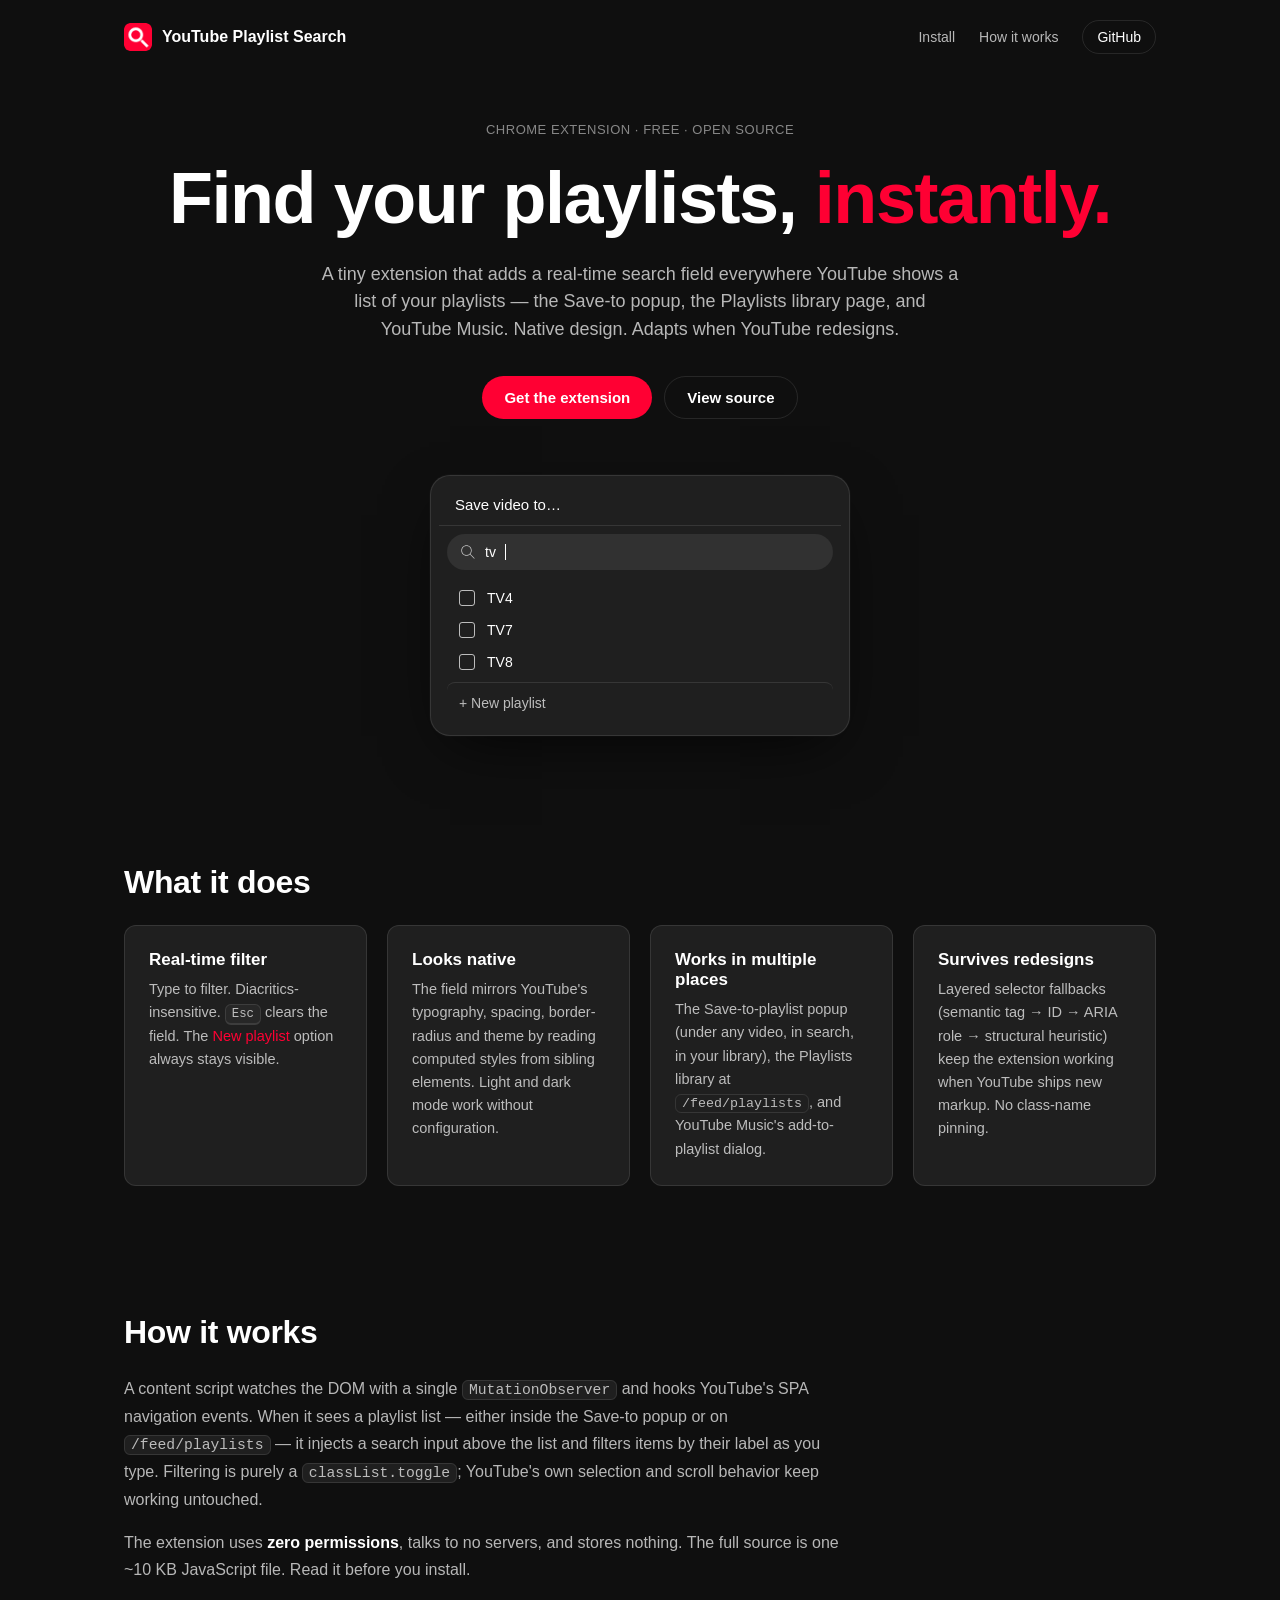
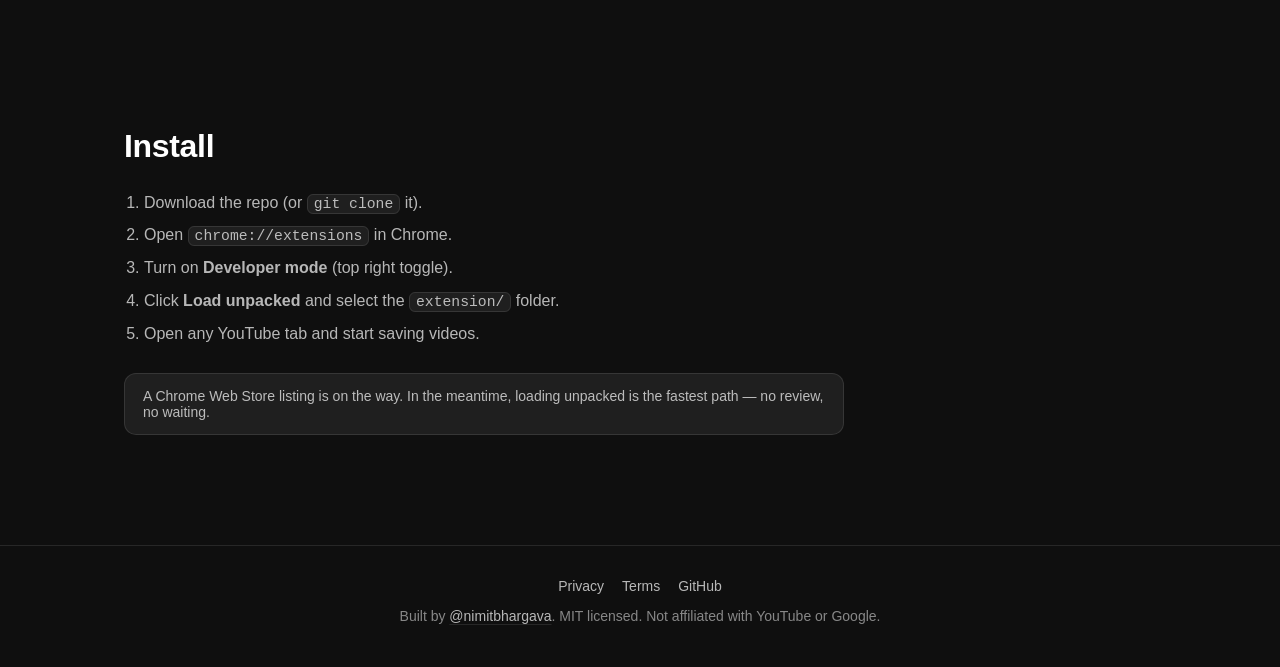
<file: web/index.html>
<!doctype html>
<html lang="en">
  <head>
    <meta charset="utf-8" />
    <meta name="viewport" content="width=device-width, initial-scale=1" />
    <title>YouTube Playlist Search · Native search for every place YouTube shows your playlists</title>
    <meta
      name="description"
      content="Chrome extension that adds a real-time search field to YouTube's Save-to-playlist popup and the Playlists library page. Native design. Adapts to UI changes."
    />
    <meta property="og:title" content="YouTube Playlist Search" />
    <meta
      property="og:description"
      content="Find your playlists, instantly. Real-time search in YouTube's Save-to-playlist popup and the Playlists library page."
    />
    <meta property="og:type" content="website" />
    <link rel="icon" href="favicon.svg" type="image/svg+xml" />
    <link rel="alternate icon" href="icon128.png" />
    <link rel="stylesheet" href="styles.css" />
  </head>
  <body>
    <header class="top">
      <a class="brand" href="/">
        <img src="icon128.png" alt="" width="28" height="28" />
        <span>YouTube Playlist Search</span>
      </a>
      <nav>
        <a href="#install">Install</a>
        <a href="#how">How it works</a>
        <a class="github" href="https://github.com/nimitbhargava/youtube-playlist-search" rel="noopener">
          GitHub
        </a>
      </nav>
    </header>

    <main>
      <section class="hero">
        <p class="eyebrow">Chrome extension · Free · Open source</p>
        <h1>Find your playlists, <em>instantly.</em></h1>
        <p class="lede">
          A tiny extension that adds a real-time search field everywhere YouTube
          shows a list of your playlists — the Save-to popup, the Playlists library
          page, and YouTube Music. Native design. Adapts when YouTube redesigns.
        </p>
        <div class="cta">
          <a class="btn primary" href="#install">Get the extension</a>
          <a
            class="btn ghost"
            href="https://github.com/nimitbhargava/youtube-playlist-search"
            rel="noopener"
          >
            View source
          </a>
        </div>

        <div class="demo" aria-label="Demo of the search field filtering a list of playlists">
          <div class="demo-window" role="img" aria-label="YouTube Save to playlist popup with a search field at the top">
            <div class="demo-header">Save video to…</div>
            <div class="demo-search">
              <svg viewBox="0 0 24 24" aria-hidden="true">
                <path d="M20.87 20.17l-5.59-5.59A6.97 6.97 0 0 0 17 10c0-3.87-3.13-7-7-7s-7 3.13-7 7 3.13 7 7 7c1.75 0 3.35-.65 4.58-1.71l5.59 5.59 1.7-1.71zM10 16c-3.31 0-6-2.69-6-6s2.69-6 6-6 6 2.69 6 6-2.69 6-6 6z"></path>
              </svg>
              <span class="demo-query" id="demoQuery"></span><span class="caret" aria-hidden="true"></span>
            </div>
            <ul class="demo-list" id="demoList">
              <li><span class="check"></span>Music I Love</li>
              <li><span class="check"></span>Liked videos</li>
              <li><span class="check checked"></span>Watch later</li>
              <li><span class="check"></span>Science w Nimit</li>
              <li><span class="check"></span>UFO</li>
              <li><span class="check"></span>TV4</li>
              <li><span class="check"></span>TV7</li>
              <li><span class="check"></span>TV8</li>
              <li class="new">+ New playlist</li>
            </ul>
          </div>
        </div>
      </section>

      <section class="features" aria-labelledby="features-title">
        <h2 id="features-title">What it does</h2>
        <div class="grid">
          <article>
            <h3>Real-time filter</h3>
            <p>
              Type to filter. Diacritics-insensitive. <kbd>Esc</kbd> clears the field.
              The <em>New playlist</em> option always stays visible.
            </p>
          </article>
          <article>
            <h3>Looks native</h3>
            <p>
              The field mirrors YouTube's typography, spacing, border-radius and
              theme by reading computed styles from sibling elements. Light and
              dark mode work without configuration.
            </p>
          </article>
          <article>
            <h3>Works in multiple places</h3>
            <p>
              The Save-to-playlist popup (under any video, in search, in your library),
              the Playlists library at <code>/feed/playlists</code>, and YouTube Music's
              add-to-playlist dialog.
            </p>
          </article>
          <article>
            <h3>Survives redesigns</h3>
            <p>
              Layered selector fallbacks (semantic tag → ID → ARIA role → structural
              heuristic) keep the extension working when YouTube ships new markup.
              No class-name pinning.
            </p>
          </article>
        </div>
      </section>

      <section class="how" id="how" aria-labelledby="how-title">
        <h2 id="how-title">How it works</h2>
        <p>
          A content script watches the DOM with a single
          <code>MutationObserver</code> and hooks YouTube's SPA navigation events.
          When it sees a playlist list — either inside the Save-to popup or on
          <code>/feed/playlists</code> — it injects a search input above the list
          and filters items by their label as you type. Filtering is purely a
          <code>classList.toggle</code>; YouTube's own selection and scroll
          behavior keep working untouched.
        </p>
        <p>
          The extension uses <strong>zero permissions</strong>, talks to no
          servers, and stores nothing. The full source is one ~10&nbsp;KB
          JavaScript file. Read it before you install.
        </p>
      </section>

      <section class="install" id="install" aria-labelledby="install-title">
        <h2 id="install-title">Install</h2>
        <ol>
          <li>
            <a href="https://github.com/nimitbhargava/youtube-playlist-search" rel="noopener">
              Download the repo
            </a>
            (or <code>git clone</code> it).
          </li>
          <li>Open <code>chrome://extensions</code> in Chrome.</li>
          <li>Turn on <strong>Developer mode</strong> (top right toggle).</li>
          <li>
            Click <strong>Load unpacked</strong> and select the
            <code>extension/</code> folder.
          </li>
          <li>Open any YouTube tab and start saving videos.</li>
        </ol>
        <p class="aside">
          A Chrome Web Store listing is on the way. In the meantime, loading
          unpacked is the fastest path — no review, no waiting.
        </p>
      </section>
    </main>

    <footer>
      <div class="links">
        <a href="/privacy.html">Privacy</a>
        <a href="/terms.html">Terms</a>
        <a href="https://github.com/nimitbhargava/youtube-playlist-search" rel="noopener">GitHub</a>
      </div>
      <p>
        Built by
        <a href="https://github.com/nimitbhargava" rel="noopener">@nimitbhargava</a>.
        MIT licensed. Not affiliated with YouTube or Google.
      </p>
    </footer>

    <script>
      // Tiny typing demo for the hero. No external deps.
      (() => {
        const queryEl = document.getElementById('demoQuery');
        const list = document.getElementById('demoList');
        const items = Array.from(list.querySelectorAll('li:not(.new)'));
        const labels = items.map((li) => li.textContent.toLowerCase());
        const phrases = ['tv', 'music', 'science', 'watch', ''];

        function apply(q) {
          queryEl.textContent = q;
          items.forEach((li, i) => {
            li.classList.toggle('hidden', q.length > 0 && !labels[i].includes(q));
          });
        }

        async function loop() {
          while (true) {
            for (const phrase of phrases) {
              for (let i = 0; i <= phrase.length; i++) {
                apply(phrase.slice(0, i));
                await sleep(110);
              }
              await sleep(1100);
              for (let i = phrase.length; i >= 0; i--) {
                apply(phrase.slice(0, i));
                await sleep(45);
              }
              await sleep(350);
            }
          }
        }

        function sleep(ms) {
          return new Promise((r) => setTimeout(r, ms));
        }

        if (!matchMedia('(prefers-reduced-motion: reduce)').matches) loop();
      })();
    </script>
  </body>
</html>
</file>
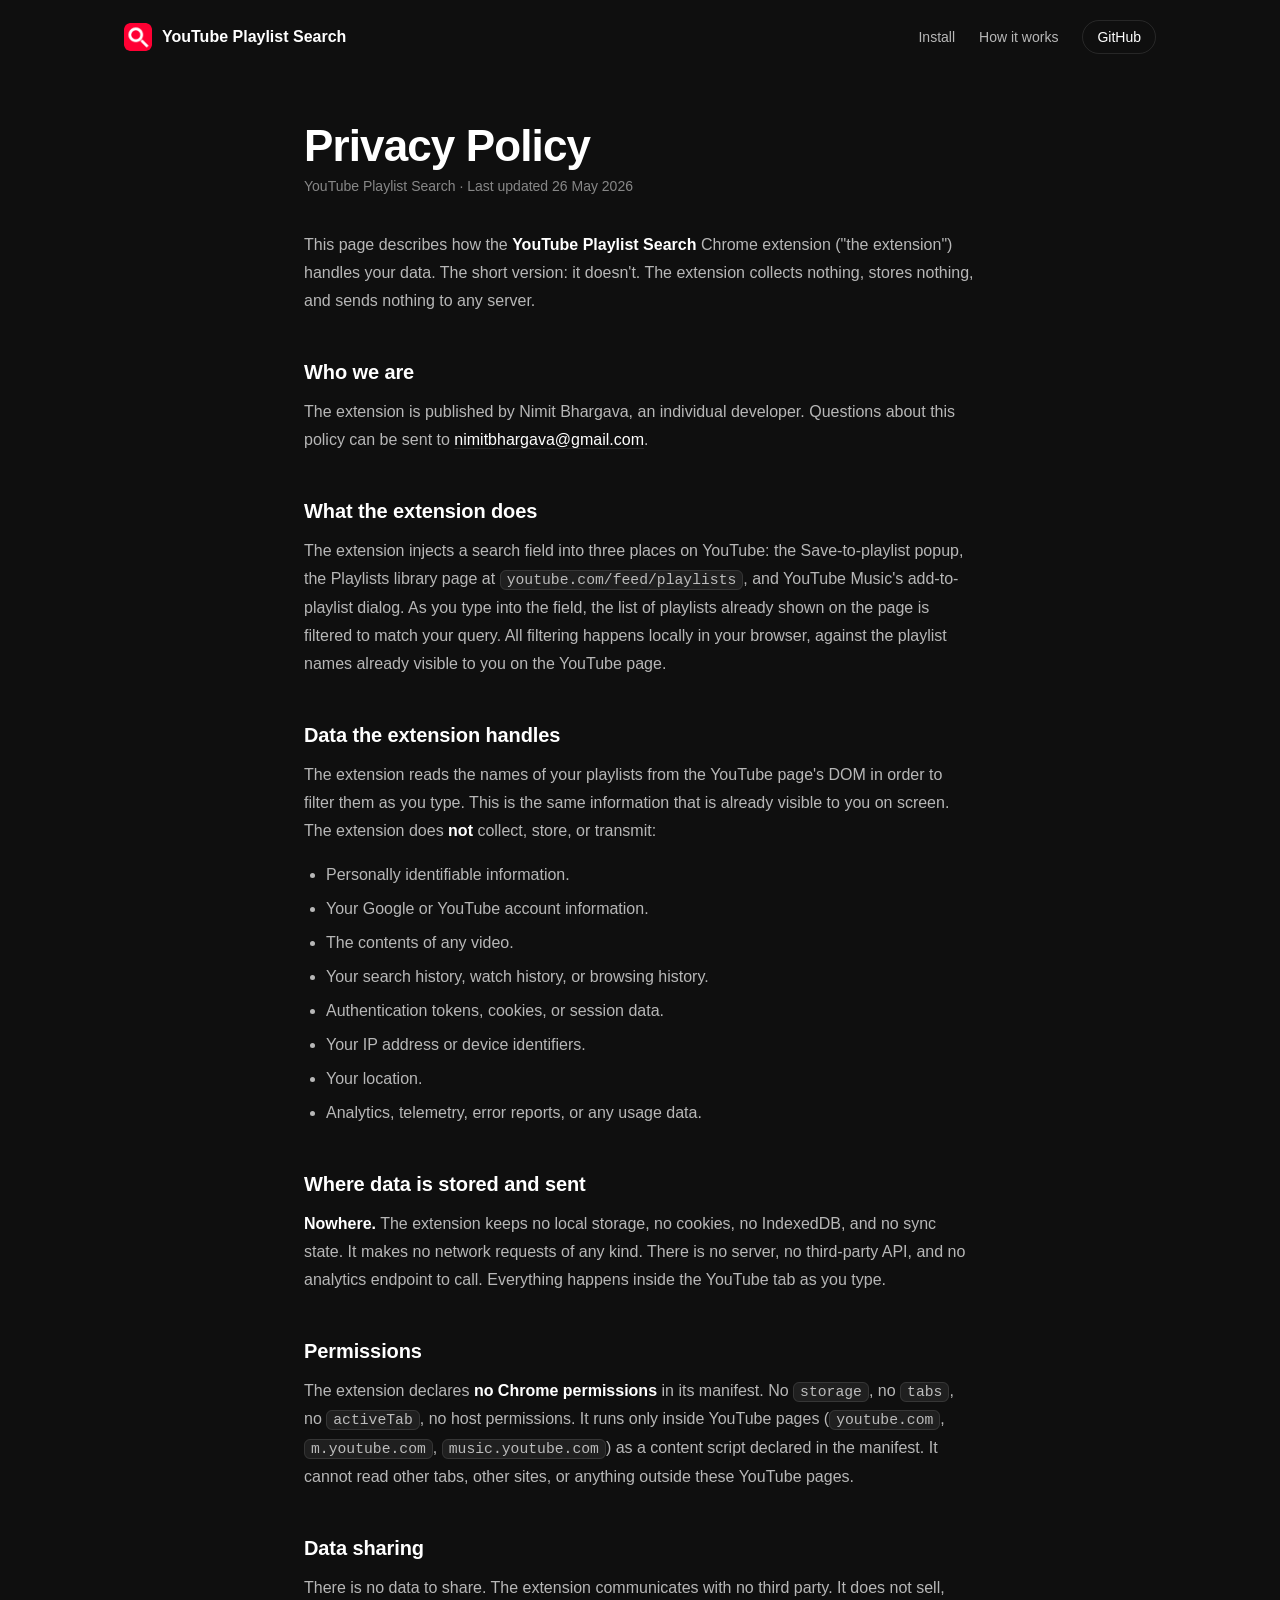
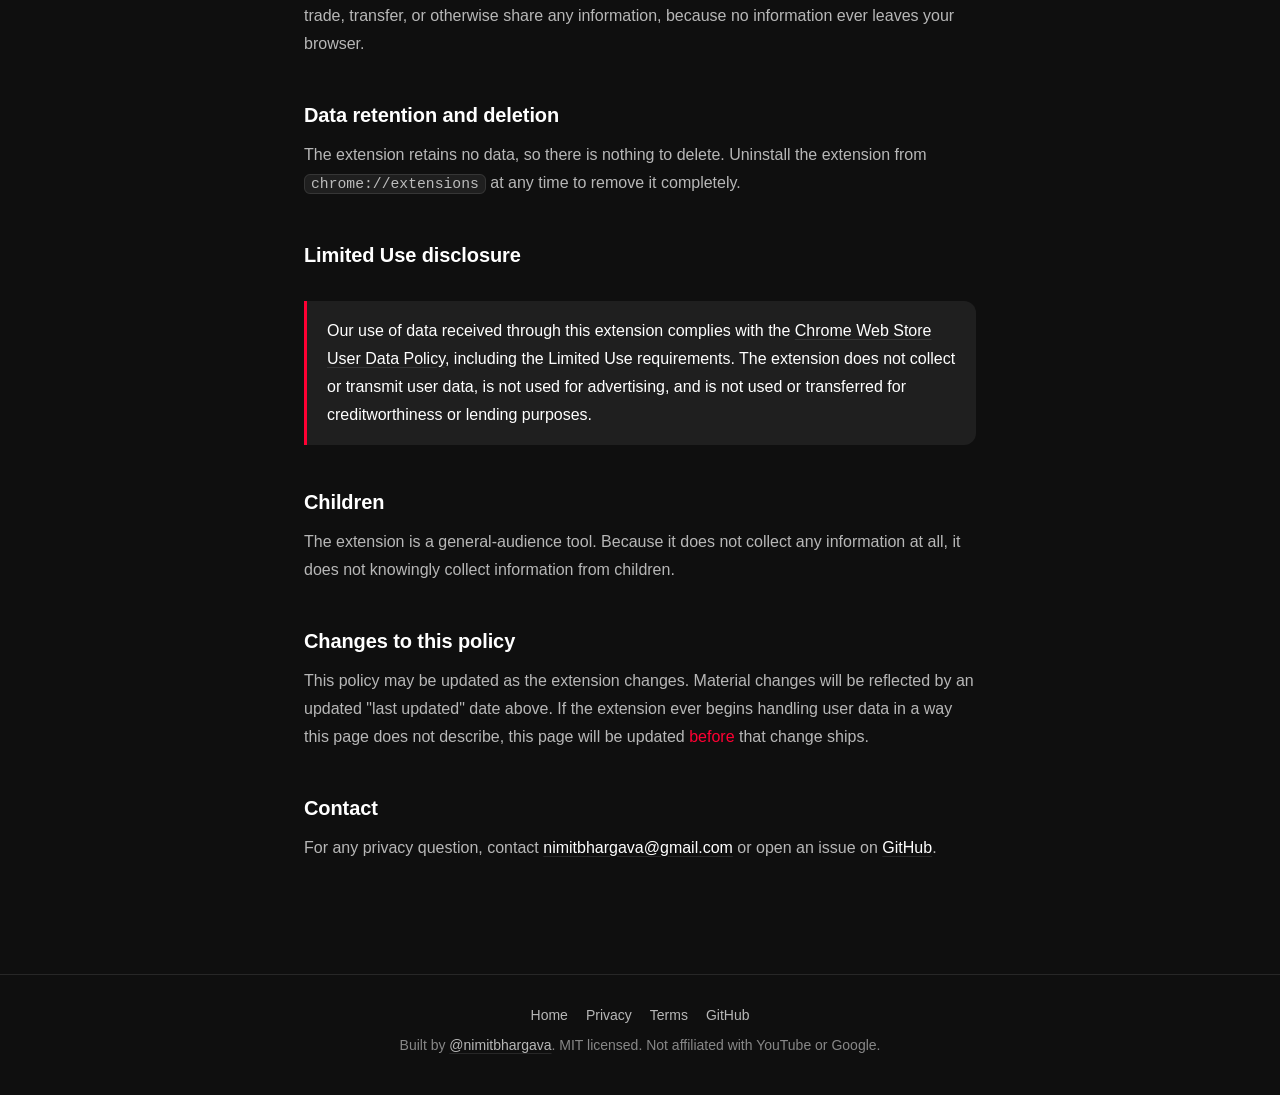
<file: web/privacy.html>
<!doctype html>
<html lang="en">
  <head>
    <meta charset="utf-8" />
    <meta name="viewport" content="width=device-width, initial-scale=1" />
    <title>Privacy Policy · YouTube Playlist Search</title>
    <meta
      name="description"
      content="Privacy policy for the YouTube Playlist Search Chrome extension. Zero data collection, zero network requests, zero storage."
    />
    <link rel="icon" href="favicon.svg" type="image/svg+xml" />
    <link rel="alternate icon" href="icon128.png" />
    <link rel="stylesheet" href="styles.css" />
  </head>
  <body>
    <header class="top">
      <a class="brand" href="/">
        <img src="icon128.png" alt="" width="28" height="28" />
        <span>YouTube Playlist Search</span>
      </a>
      <nav>
        <a href="/#install">Install</a>
        <a href="/#how">How it works</a>
        <a class="github" href="https://github.com/nimitbhargava/youtube-playlist-search" rel="noopener">
          GitHub
        </a>
      </nav>
    </header>

    <main class="legal">
      <h1>Privacy Policy</h1>
      <p class="meta">YouTube Playlist Search · Last updated 26 May 2026</p>

      <p>
        This page describes how the <strong>YouTube Playlist Search</strong>
        Chrome extension ("the extension") handles your data. The short version:
        it doesn't. The extension collects nothing, stores nothing, and sends
        nothing to any server.
      </p>

      <h2>Who we are</h2>
      <p>
        The extension is published by Nimit Bhargava, an individual developer.
        Questions about this policy can be sent to
        <a href="mailto:nimitbhargava@gmail.com">nimitbhargava@gmail.com</a>.
      </p>

      <h2>What the extension does</h2>
      <p>
        The extension injects a search field into three places on YouTube: the
        Save-to-playlist popup, the Playlists library page at
        <code>youtube.com/feed/playlists</code>, and YouTube Music's
        add-to-playlist dialog. As you type into the field, the list of
        playlists already shown on the page is filtered to match your query.
        All filtering happens locally in your browser, against the playlist
        names already visible to you on the YouTube page.
      </p>

      <h2>Data the extension handles</h2>
      <p>
        The extension reads the names of your playlists from the YouTube page's
        DOM in order to filter them as you type. This is the same information
        that is already visible to you on screen. The extension does
        <strong>not</strong> collect, store, or transmit:
      </p>
      <ul>
        <li>Personally identifiable information.</li>
        <li>Your Google or YouTube account information.</li>
        <li>The contents of any video.</li>
        <li>Your search history, watch history, or browsing history.</li>
        <li>Authentication tokens, cookies, or session data.</li>
        <li>Your IP address or device identifiers.</li>
        <li>Your location.</li>
        <li>Analytics, telemetry, error reports, or any usage data.</li>
      </ul>

      <h2>Where data is stored and sent</h2>
      <p>
        <strong>Nowhere.</strong> The extension keeps no local storage, no
        cookies, no IndexedDB, and no sync state. It makes no network requests
        of any kind. There is no server, no third-party API, and no analytics
        endpoint to call. Everything happens inside the YouTube tab as you type.
      </p>

      <h2>Permissions</h2>
      <p>
        The extension declares
        <strong>no Chrome permissions</strong> in its manifest. No
        <code>storage</code>, no <code>tabs</code>, no <code>activeTab</code>,
        no host permissions. It runs only inside YouTube pages
        (<code>youtube.com</code>, <code>m.youtube.com</code>,
        <code>music.youtube.com</code>) as a content script declared in the
        manifest. It cannot read other tabs, other sites, or anything outside
        these YouTube pages.
      </p>

      <h2>Data sharing</h2>
      <p>
        There is no data to share. The extension communicates with no third
        party. It does not sell, trade, transfer, or otherwise share any
        information, because no information ever leaves your browser.
      </p>

      <h2>Data retention and deletion</h2>
      <p>
        The extension retains no data, so there is nothing to delete. Uninstall
        the extension from <code>chrome://extensions</code> at any time to
        remove it completely.
      </p>

      <h2>Limited Use disclosure</h2>
      <div class="disclosure">
        <p>
          Our use of data received through this extension complies with the
          <a href="https://developer.chrome.com/docs/webstore/program-policies/limited-use" rel="noopener">Chrome Web Store User Data Policy</a>,
          including the Limited Use requirements. The extension does not
          collect or transmit user data, is not used for advertising, and is
          not used or transferred for creditworthiness or lending purposes.
        </p>
      </div>

      <h2>Children</h2>
      <p>
        The extension is a general-audience tool. Because it does not collect
        any information at all, it does not knowingly collect information from
        children.
      </p>

      <h2>Changes to this policy</h2>
      <p>
        This policy may be updated as the extension changes. Material changes
        will be reflected by an updated "last updated" date above. If the
        extension ever begins handling user data in a way this page does not
        describe, this page will be updated <em>before</em> that change ships.
      </p>

      <h2>Contact</h2>
      <p>
        For any privacy question, contact
        <a href="mailto:nimitbhargava@gmail.com">nimitbhargava@gmail.com</a>
        or open an issue on
        <a href="https://github.com/nimitbhargava/youtube-playlist-search" rel="noopener">GitHub</a>.
      </p>
    </main>

    <footer>
      <div class="links">
        <a href="/">Home</a>
        <a href="/privacy.html">Privacy</a>
        <a href="/terms.html">Terms</a>
        <a href="https://github.com/nimitbhargava/youtube-playlist-search" rel="noopener">GitHub</a>
      </div>
      <p>
        Built by
        <a href="https://github.com/nimitbhargava" rel="noopener">@nimitbhargava</a>.
        MIT licensed. Not affiliated with YouTube or Google.
      </p>
    </footer>
  </body>
</html>
</file>
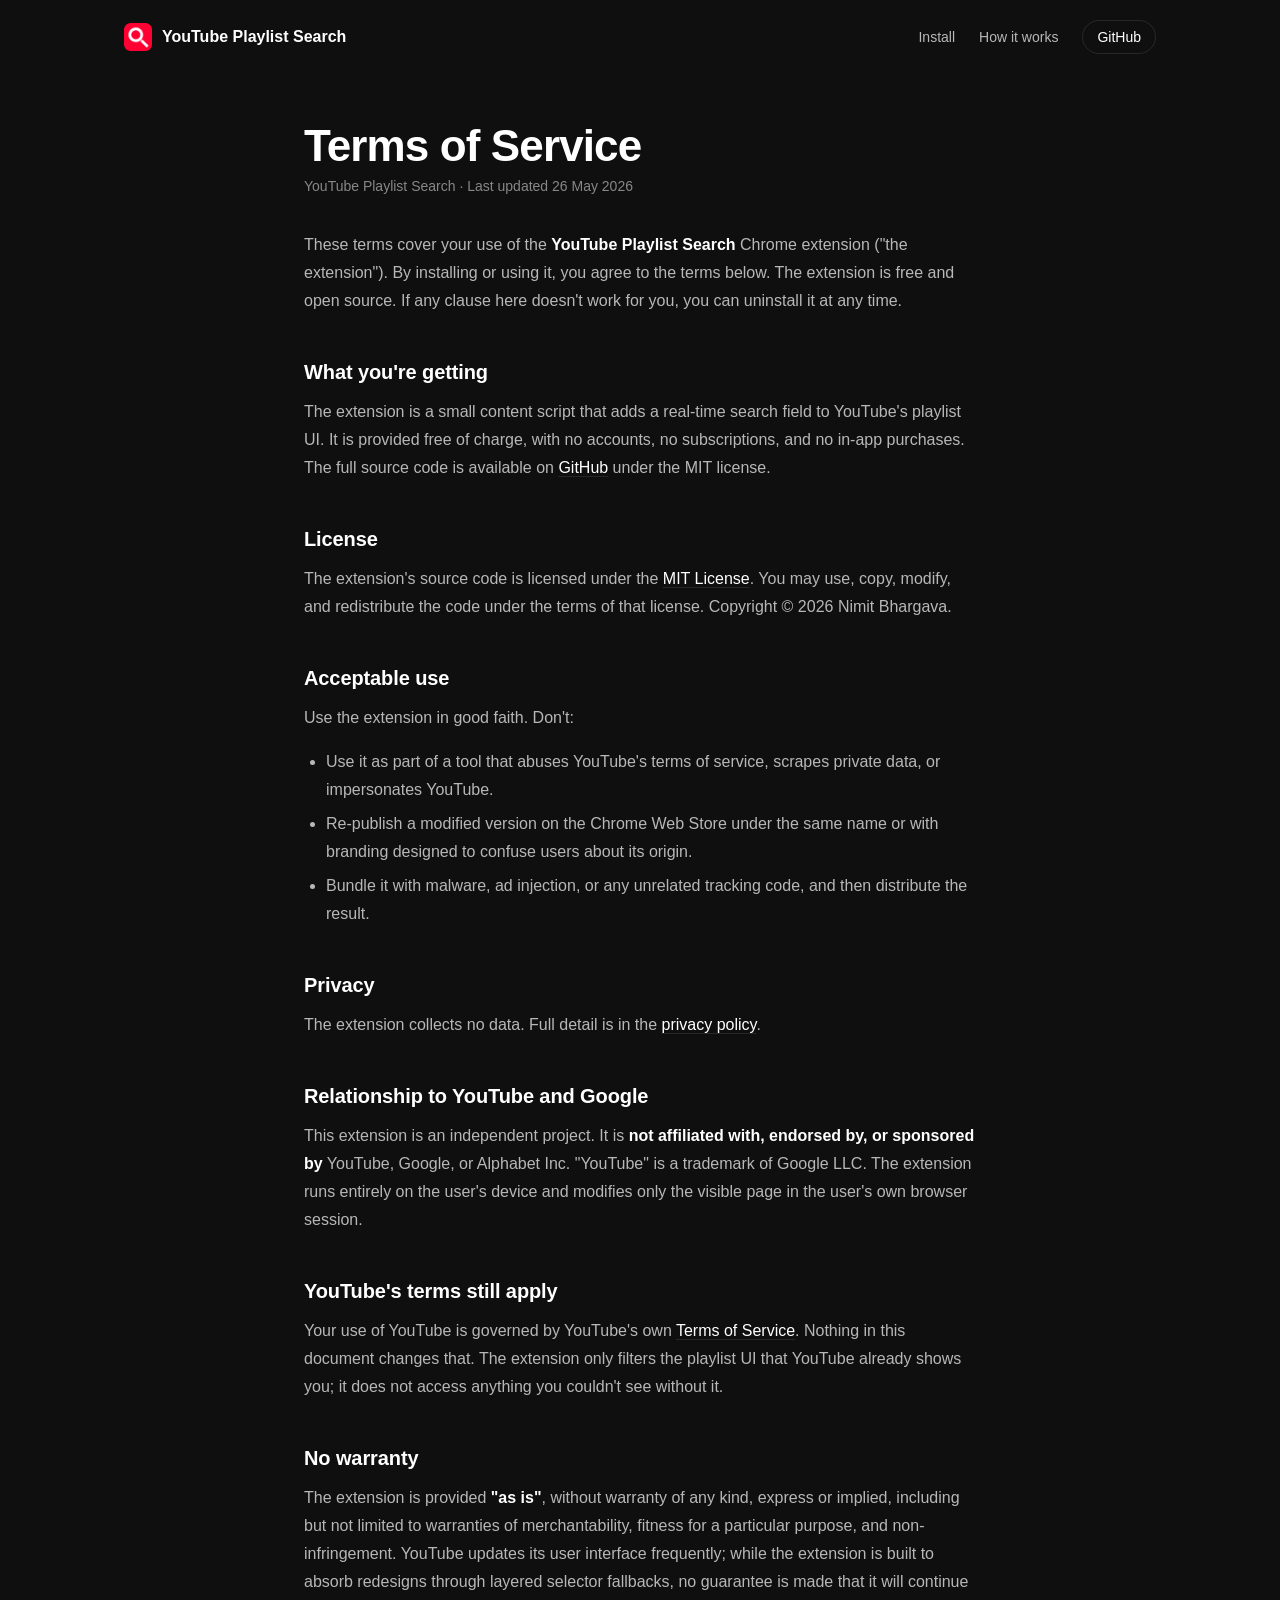
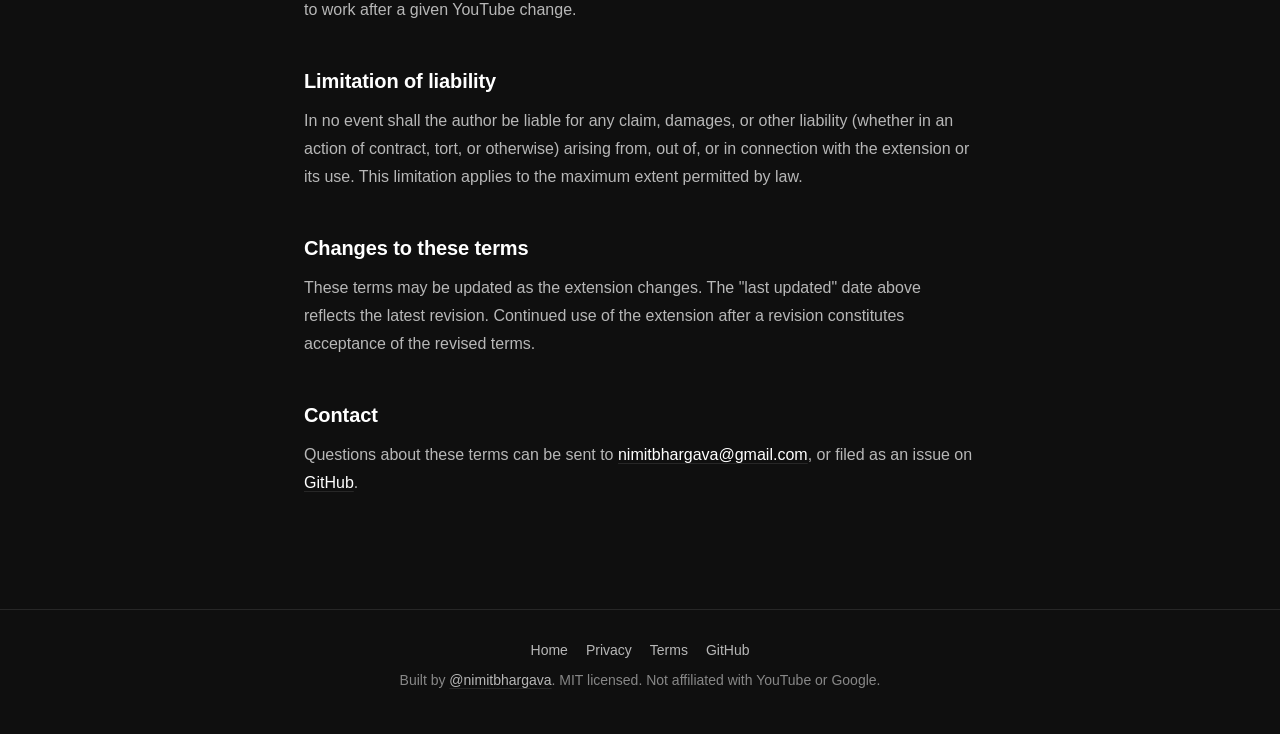
<file: web/terms.html>
<!doctype html>
<html lang="en">
  <head>
    <meta charset="utf-8" />
    <meta name="viewport" content="width=device-width, initial-scale=1" />
    <title>Terms of Service · YouTube Playlist Search</title>
    <meta
      name="description"
      content="Terms of service for the YouTube Playlist Search Chrome extension. Free, open source, MIT licensed, provided as-is."
    />
    <link rel="icon" href="favicon.svg" type="image/svg+xml" />
    <link rel="alternate icon" href="icon128.png" />
    <link rel="stylesheet" href="styles.css" />
  </head>
  <body>
    <header class="top">
      <a class="brand" href="/">
        <img src="icon128.png" alt="" width="28" height="28" />
        <span>YouTube Playlist Search</span>
      </a>
      <nav>
        <a href="/#install">Install</a>
        <a href="/#how">How it works</a>
        <a class="github" href="https://github.com/nimitbhargava/youtube-playlist-search" rel="noopener">
          GitHub
        </a>
      </nav>
    </header>

    <main class="legal">
      <h1>Terms of Service</h1>
      <p class="meta">YouTube Playlist Search · Last updated 26 May 2026</p>

      <p>
        These terms cover your use of the <strong>YouTube Playlist Search</strong>
        Chrome extension ("the extension"). By installing or using it, you agree
        to the terms below. The extension is free and open source. If any
        clause here doesn't work for you, you can uninstall it at any time.
      </p>

      <h2>What you're getting</h2>
      <p>
        The extension is a small content script that adds a real-time search
        field to YouTube's playlist UI. It is provided free of charge, with no
        accounts, no subscriptions, and no in-app purchases. The full source
        code is available on
        <a href="https://github.com/nimitbhargava/youtube-playlist-search" rel="noopener">GitHub</a>
        under the MIT license.
      </p>

      <h2>License</h2>
      <p>
        The extension's source code is licensed under the
        <a href="https://github.com/nimitbhargava/youtube-playlist-search/blob/main/LICENSE" rel="noopener">MIT License</a>.
        You may use, copy, modify, and redistribute the code under the terms of
        that license. Copyright &copy; 2026 Nimit Bhargava.
      </p>

      <h2>Acceptable use</h2>
      <p>
        Use the extension in good faith. Don't:
      </p>
      <ul>
        <li>
          Use it as part of a tool that abuses YouTube's terms of service,
          scrapes private data, or impersonates YouTube.
        </li>
        <li>
          Re-publish a modified version on the Chrome Web Store under the same
          name or with branding designed to confuse users about its origin.
        </li>
        <li>
          Bundle it with malware, ad injection, or any unrelated tracking code,
          and then distribute the result.
        </li>
      </ul>

      <h2>Privacy</h2>
      <p>
        The extension collects no data. Full detail is in the
        <a href="/privacy.html">privacy policy</a>.
      </p>

      <h2>Relationship to YouTube and Google</h2>
      <p>
        This extension is an independent project. It is
        <strong>not affiliated with, endorsed by, or sponsored by</strong>
        YouTube, Google, or Alphabet Inc. "YouTube" is a trademark of Google
        LLC. The extension runs entirely on the user's device and modifies
        only the visible page in the user's own browser session.
      </p>

      <h2>YouTube's terms still apply</h2>
      <p>
        Your use of YouTube is governed by YouTube's own
        <a href="https://www.youtube.com/t/terms" rel="noopener">Terms of Service</a>.
        Nothing in this document changes that. The extension only filters the
        playlist UI that YouTube already shows you; it does not access
        anything you couldn't see without it.
      </p>

      <h2>No warranty</h2>
      <p>
        The extension is provided <strong>"as is"</strong>, without warranty of
        any kind, express or implied, including but not limited to warranties
        of merchantability, fitness for a particular purpose, and
        non-infringement. YouTube updates its user interface frequently; while
        the extension is built to absorb redesigns through layered selector
        fallbacks, no guarantee is made that it will continue to work after a
        given YouTube change.
      </p>

      <h2>Limitation of liability</h2>
      <p>
        In no event shall the author be liable for any claim, damages, or other
        liability (whether in an action of contract, tort, or otherwise)
        arising from, out of, or in connection with the extension or its use.
        This limitation applies to the maximum extent permitted by law.
      </p>

      <h2>Changes to these terms</h2>
      <p>
        These terms may be updated as the extension changes. The "last updated"
        date above reflects the latest revision. Continued use of the extension
        after a revision constitutes acceptance of the revised terms.
      </p>

      <h2>Contact</h2>
      <p>
        Questions about these terms can be sent to
        <a href="mailto:nimitbhargava@gmail.com">nimitbhargava@gmail.com</a>,
        or filed as an issue on
        <a href="https://github.com/nimitbhargava/youtube-playlist-search" rel="noopener">GitHub</a>.
      </p>
    </main>

    <footer>
      <div class="links">
        <a href="/">Home</a>
        <a href="/privacy.html">Privacy</a>
        <a href="/terms.html">Terms</a>
        <a href="https://github.com/nimitbhargava/youtube-playlist-search" rel="noopener">GitHub</a>
      </div>
      <p>
        Built by
        <a href="https://github.com/nimitbhargava" rel="noopener">@nimitbhargava</a>.
        MIT licensed. Not affiliated with YouTube or Google.
      </p>
    </footer>
  </body>
</html>
</file>
<file: web/styles.css>
:root {
  --bg: #0f0f0f;
  --surface: #1f1f1f;
  --surface-2: #272727;
  --border: rgba(255, 255, 255, 0.1);
  --text: #fff;
  --muted: rgba(255, 255, 255, 0.7);
  --dim: rgba(255, 255, 255, 0.5);
  --accent: #ff0033;
  --accent-fg: #fff;
  --radius: 12px;
  --radius-lg: 20px;
  --max: 1080px;
  font-family: -apple-system, BlinkMacSystemFont, "Segoe UI", Roboto, "Helvetica Neue",
    Arial, sans-serif;
}

* {
  box-sizing: border-box;
}

html,
body {
  margin: 0;
  background: var(--bg);
  color: var(--text);
  -webkit-font-smoothing: antialiased;
  scroll-behavior: smooth;
}

a {
  color: inherit;
  text-decoration: none;
}

code {
  font-family: ui-monospace, SFMono-Regular, "SF Mono", Menlo, Consolas, monospace;
  font-size: 0.92em;
  padding: 1px 6px;
  background: var(--surface);
  border-radius: 6px;
  border: 1px solid var(--border);
}

kbd {
  font-family: ui-monospace, SFMono-Regular, "SF Mono", Menlo, Consolas, monospace;
  font-size: 0.85em;
  padding: 2px 6px;
  background: var(--surface-2);
  border: 1px solid var(--border);
  border-bottom-width: 2px;
  border-radius: 6px;
}

em {
  font-style: normal;
  color: var(--accent);
}

/* --- Top bar -------------------------------------------------------- */
.top {
  display: flex;
  align-items: center;
  justify-content: space-between;
  max-width: var(--max);
  margin: 0 auto;
  padding: 20px 24px;
  gap: 24px;
}

.brand {
  display: inline-flex;
  align-items: center;
  gap: 10px;
  font-weight: 600;
  font-size: 16px;
}

.brand img {
  border-radius: 6px;
}

.top nav {
  display: flex;
  align-items: center;
  gap: 24px;
  font-size: 14px;
  color: var(--muted);
}

.top nav a {
  transition: color 120ms;
}

.top nav a:hover {
  color: var(--text);
}

.top nav .github {
  border: 1px solid var(--border);
  padding: 8px 14px;
  border-radius: 999px;
  color: var(--text);
}

.top nav .github:hover {
  background: var(--surface);
}

/* --- Hero ----------------------------------------------------------- */
.hero {
  max-width: var(--max);
  margin: 0 auto;
  padding: 48px 24px 64px;
  display: grid;
  gap: 24px;
  text-align: center;
}

.eyebrow {
  margin: 0;
  font-size: 13px;
  letter-spacing: 0.04em;
  text-transform: uppercase;
  color: var(--dim);
}

.hero h1 {
  margin: 0;
  font-size: clamp(40px, 6vw, 72px);
  line-height: 1.05;
  letter-spacing: -0.02em;
  font-weight: 700;
}

.lede {
  margin: 0 auto;
  max-width: 640px;
  font-size: 18px;
  line-height: 1.55;
  color: var(--muted);
}

.cta {
  display: flex;
  justify-content: center;
  gap: 12px;
  flex-wrap: wrap;
  margin-top: 8px;
}

.btn {
  display: inline-flex;
  align-items: center;
  justify-content: center;
  padding: 12px 22px;
  border-radius: 999px;
  font-weight: 600;
  font-size: 15px;
  transition: transform 120ms, background 120ms, border-color 120ms;
}

.btn:active {
  transform: translateY(1px);
}

.btn.primary {
  background: var(--accent);
  color: var(--accent-fg);
}

.btn.primary:hover {
  background: #e60029;
}

.btn.ghost {
  border: 1px solid var(--border);
  color: var(--text);
}

.btn.ghost:hover {
  background: var(--surface);
}

/* --- Demo ----------------------------------------------------------- */
.demo {
  margin-top: 32px;
  display: flex;
  justify-content: center;
}

.demo-window {
  width: min(420px, 100%);
  background: var(--surface);
  border: 1px solid var(--border);
  border-radius: var(--radius-lg);
  padding: 16px 8px;
  box-shadow: 0 20px 60px -20px rgba(0, 0, 0, 0.8),
    0 0 0 1px rgba(255, 255, 255, 0.02);
  text-align: left;
}

.demo-header {
  padding: 4px 16px 12px;
  font-size: 15px;
  font-weight: 500;
  color: var(--text);
  border-bottom: 1px solid var(--border);
  margin-bottom: 8px;
}

.demo-search {
  display: flex;
  align-items: center;
  gap: 8px;
  margin: 8px 8px 12px;
  padding: 8px 12px;
  border-radius: 18px;
  background: rgba(255, 255, 255, 0.08);
  min-height: 36px;
}

.demo-search svg {
  width: 18px;
  height: 18px;
  fill: var(--muted);
  flex-shrink: 0;
}

.demo-query {
  font-size: 14px;
  color: var(--text);
  white-space: pre;
}

.caret {
  display: inline-block;
  width: 1.5px;
  height: 16px;
  background: var(--text);
  animation: blink 1s steps(1) infinite;
  margin-left: 1px;
  vertical-align: middle;
}

@keyframes blink {
  50% { opacity: 0; }
}

.demo-list {
  list-style: none;
  margin: 0;
  padding: 0 8px;
  max-height: 240px;
  overflow: hidden;
}

.demo-list li {
  display: flex;
  align-items: center;
  gap: 12px;
  padding: 8px 12px;
  font-size: 14px;
  border-radius: 8px;
  transition: opacity 140ms, transform 140ms, max-height 140ms, padding 140ms,
    margin 140ms;
  overflow: hidden;
  max-height: 40px;
}

.demo-list li.hidden {
  opacity: 0;
  max-height: 0;
  padding-top: 0;
  padding-bottom: 0;
  margin: 0;
}

.demo-list .check {
  width: 16px;
  height: 16px;
  border: 1.5px solid var(--muted);
  border-radius: 3px;
  flex-shrink: 0;
}

.demo-list .check.checked {
  background: var(--text);
  border-color: var(--text);
  position: relative;
}

.demo-list .check.checked::after {
  content: "";
  position: absolute;
  inset: 3px;
  background: var(--bg);
  clip-path: polygon(14% 44%, 0 65%, 50% 100%, 100% 16%, 80% 0, 43% 62%);
}

.demo-list .new {
  border-top: 1px solid var(--border);
  margin-top: 4px;
  padding-top: 12px;
  color: var(--muted);
}

/* --- Sections ------------------------------------------------------- */
section.features,
section.how,
section.install {
  max-width: var(--max);
  margin: 0 auto;
  padding: 64px 24px;
}

section h2 {
  font-size: 32px;
  letter-spacing: -0.01em;
  margin: 0 0 24px;
}

.grid {
  display: grid;
  grid-template-columns: repeat(auto-fit, minmax(240px, 1fr));
  gap: 20px;
}

.grid article {
  padding: 24px;
  background: var(--surface);
  border: 1px solid var(--border);
  border-radius: var(--radius);
}

.grid h3 {
  margin: 0 0 8px;
  font-size: 17px;
  font-weight: 600;
}

.grid p {
  margin: 0;
  font-size: 14.5px;
  line-height: 1.6;
  color: var(--muted);
}

.how p {
  font-size: 16px;
  line-height: 1.7;
  color: var(--muted);
  max-width: 720px;
  margin: 0 0 16px;
}

.how strong {
  color: var(--text);
}

.install ol {
  font-size: 16px;
  line-height: 1.8;
  color: var(--muted);
  max-width: 720px;
  padding-left: 20px;
}

.install li {
  margin: 4px 0;
}

.install .aside {
  margin-top: 24px;
  padding: 14px 18px;
  border-radius: var(--radius);
  background: var(--surface);
  border: 1px solid var(--border);
  font-size: 14px;
  color: var(--muted);
  max-width: 720px;
}

/* --- Legal pages (privacy, terms) ----------------------------------- */
.legal {
  max-width: 720px;
  margin: 0 auto;
  padding: 48px 24px 64px;
  color: var(--muted);
  font-size: 16px;
  line-height: 1.75;
}

.legal h1 {
  font-size: clamp(32px, 4.5vw, 44px);
  line-height: 1.1;
  letter-spacing: -0.02em;
  margin: 0 0 4px;
  color: var(--text);
}

.legal .meta {
  margin: 0 0 32px;
  color: var(--dim);
  font-size: 14px;
}

.legal h2 {
  font-size: 20px;
  margin: 40px 0 8px;
  color: var(--text);
  letter-spacing: -0.005em;
}

.legal p,
.legal ul,
.legal ol {
  margin: 0 0 16px;
}

.legal ul,
.legal ol {
  padding-left: 22px;
}

.legal li {
  margin: 6px 0;
}

.legal a {
  color: var(--text);
  text-decoration: underline;
  text-decoration-color: var(--border);
  text-underline-offset: 3px;
}

.legal a:hover {
  text-decoration-color: var(--muted);
}

.legal .disclosure {
  border-left: 3px solid var(--accent);
  background: var(--surface);
  border-radius: 0 var(--radius) var(--radius) 0;
  padding: 16px 20px;
  margin: 28px 0;
}

.legal .disclosure p {
  margin: 0;
  color: var(--text);
}

.legal strong {
  color: var(--text);
}

/* --- Footer --------------------------------------------------------- */
footer {
  border-top: 1px solid var(--border);
  margin-top: 32px;
  padding: 32px 24px;
  text-align: center;
  font-size: 14px;
  color: var(--dim);
}

footer .links {
  display: flex;
  justify-content: center;
  gap: 18px;
  margin-bottom: 12px;
  flex-wrap: wrap;
}

footer .links a {
  color: var(--muted);
  text-decoration: none;
}

footer .links a:hover {
  color: var(--text);
}

footer a {
  color: var(--muted);
  text-decoration: underline;
  text-decoration-color: var(--border);
  text-underline-offset: 3px;
}

footer a:hover {
  color: var(--text);
}

/* --- Responsive ----------------------------------------------------- */
@media (max-width: 600px) {
  .top {
    padding: 16px;
  }
  .top nav {
    gap: 16px;
  }
  .top nav a:not(.github) {
    display: none;
  }
  section.features,
  section.how,
  section.install {
    padding: 48px 20px;
  }
}
</file>
